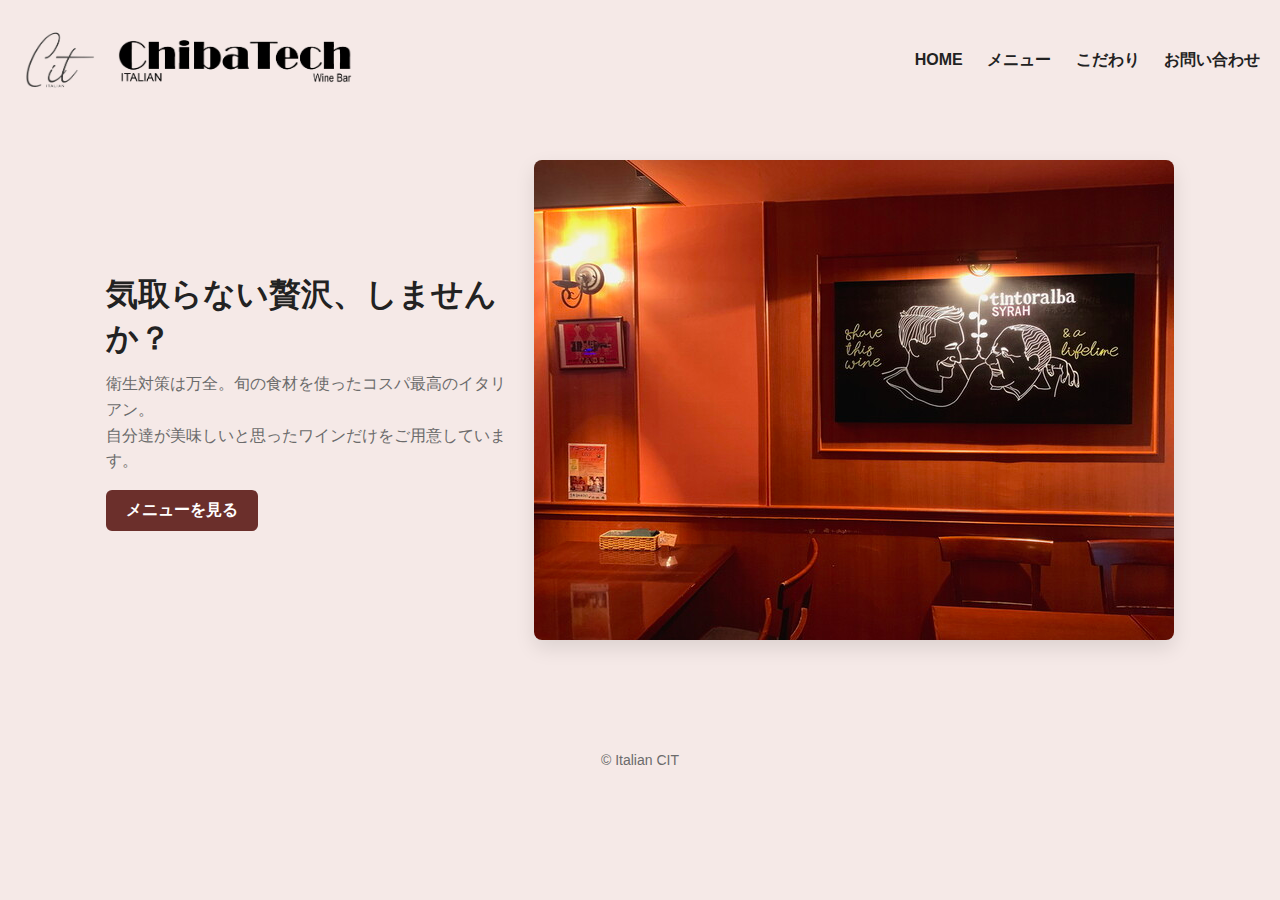
<file: index.html>
<!doctype html>
<html lang="ja">
<head>
<meta charset="utf-8">
<meta name="viewport" content="width=device-width,initial-scale=1">
<title>Italian CIT（シーアイティ）</title>
<style>
  :root{
    --bg:#F5E9E7;
    --accent:#6b2f2b;
    --text:#222;
    --muted:#6b6b6b;
    --card:#fff;
  }
  *{box-sizing:border-box;}
  body{margin:0;background:var(--bg);font-family:"Noto Sans JP", sans-serif;color:var(--text);}
  
  /* ===== header ===== */
  header{
    padding:20px;
    display:flex;
    justify-content:space-between;
    align-items:center;
  }
  .branding{
    display:flex;
    align-items:center;
    gap:18px;
  }
  .branding img.logo{
    width:80px;
    height:80px;
    object-fit:contain;
  }
  .branding img.title{
    height:50px;
    width:auto;
  }

  nav a{
    color:var(--text);
    text-decoration:none;
    font-weight:700;
    margin-left:20px;
  }

  /* ===== hero ===== */
  .hero{
    max-width:1100px;
    margin:0 auto;
    padding:40px 16px;
    display:flex;
    flex-wrap:wrap;
    align-items:center;
    gap:24px;
  }
  .hero .left{
    flex:1;
    min-width:280px;
  }
  .hero h2{
    font-size:32px;
    margin:0 0 10px;
  }
  .hero p{
    margin:0 0 16px;
    color:var(--muted);
    line-height:1.6;
  }
  .hero .cta{
    display:inline-block;
    background:var(--accent);
    color:#fff;
    padding:10px 20px;
    border-radius:6px;
    text-decoration:none;
    font-weight:700;
  }
  .hero .right img{
    width:100%;
    border-radius:8px;
    box-shadow:0 8px 20px rgba(0,0,0,.1);
  }

  footer{
    text-align:center;
    padding:28px 0;
    margin-top:40px;
    color:var(--muted);
    font-size:14px;
  }
</style>
</head>
<body>

<header>
  <div class="branding">
    <img src="C.png" class="logo" alt="ロゴ">
    <img src="chiba tech.png" class="title" alt="Italian CIT タイトル">
  </div>

  <nav>
    <a href="index.html">HOME</a>
    <a href="menu.html">メニュー</a>
    <a href="about.html">こだわり</a>
    <a href="contact.html">お問い合わせ</a>
  </nav>
</header>


<main>
  <section class="hero">
    <div class="left">
      <h2>気取らない贅沢、しませんか？</h2>
      <p>衛生対策は万全。旬の食材を使ったコスパ最高のイタリアン。<br>
      自分達が美味しいと思ったワインだけをご用意しています。</p>
      <a class="cta" href="menu.html">メニューを見る</a>
    </div>
    <div class="right">
      <img src="内装1.jpg" alt="店内写真">
    </div>
  </section>
</main>

<footer>
  © Italian CIT
</footer>

</body>
</html>
</file>
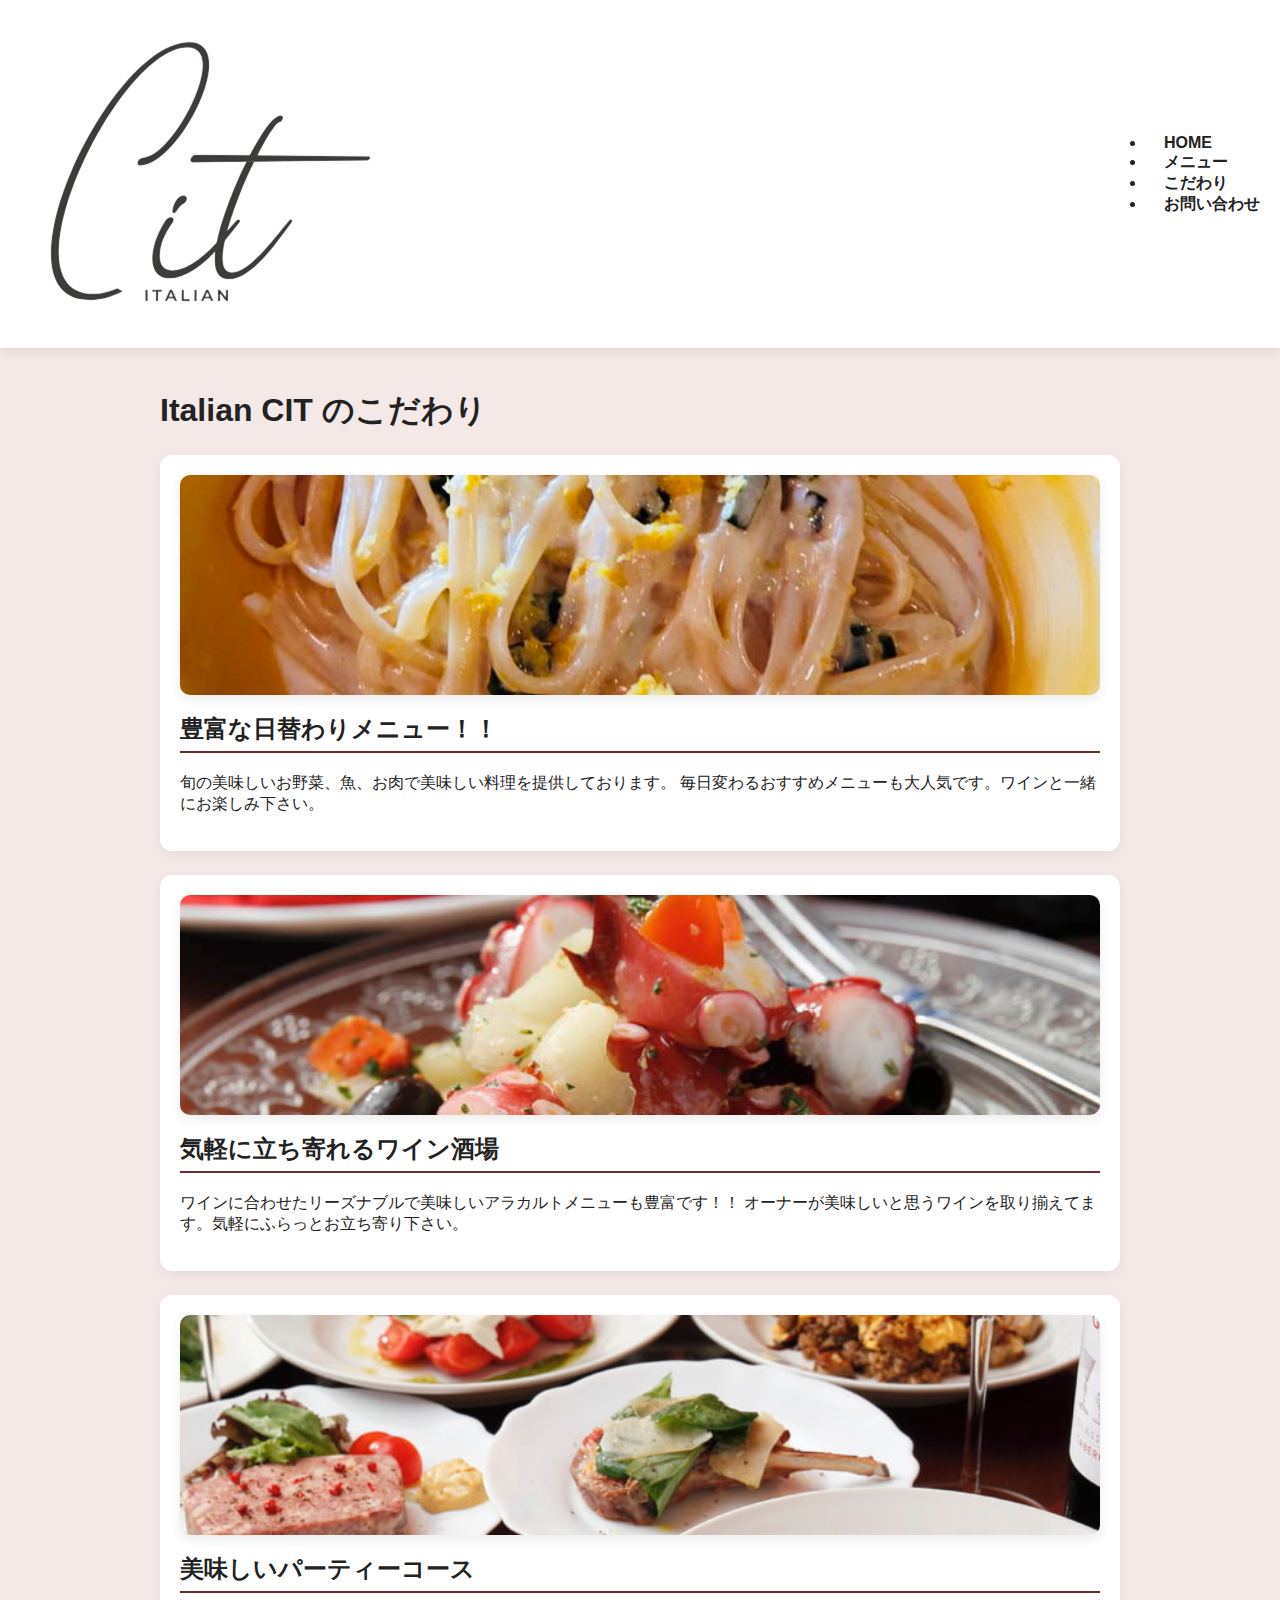
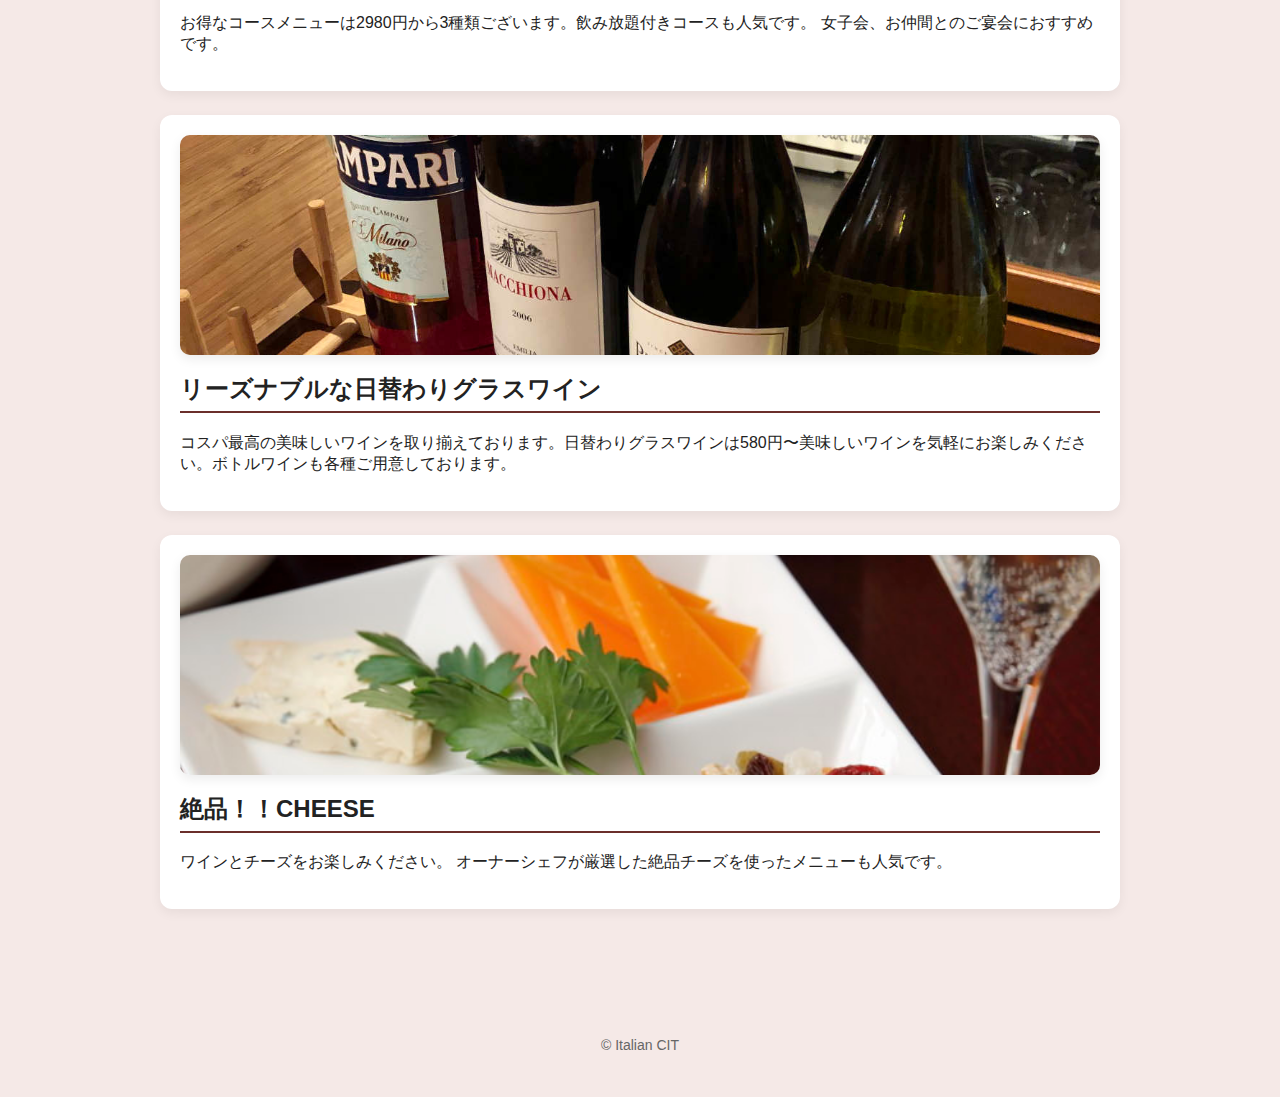
<file: about.html>
<!DOCTYPE html>
<html lang="ja">
<head>
    <meta charset="UTF-8" />
    <meta name="viewport" content="width=device-width, initial-scale=1.0" />
    <title>Italian CIT | お店のこだわり</title>
    <link rel="stylesheet" href="base.css" />
</head>
<body>
<header>
    <a href="index.html"><img src="C.png" alt="Italian CIT ロゴ" class="logo"></a>
    <nav>
        <ul>
            <li><a href="index.html">HOME</a></li>
            <li><a href="menu.html">メニュー</a></li>
            <li><a href="about.html" class="active">こだわり</a></li>
            <li><a href="contact.html">お問い合わせ</a></li>
        </ul>
    </nav>
</header>

<main class="about-page container">
    <h1 class="page-title">Italian CIT のこだわり</h1>

    <section class="about-block">
    <img src="こだわり1.jpg" alt="日替わりメニューの写真" class="about-img">
    <h2>豊富な日替わりメニュー！！</h2>
    <p>
        旬の美味しいお野菜、魚、お肉で美味しい料理を提供しております。
        毎日変わるおすすめメニューも大人気です。ワインと一緒にお楽しみ下さい。
    </p>
</section>

<section class="about-block">
    <img src="こだわり2.jpg" alt="ワイン酒場の写真" class="about-img">
    <h2>気軽に立ち寄れるワイン酒場</h2>
    <p>
        ワインに合わせたリーズナブルで美味しいアラカルトメニューも豊富です！！
        オーナーが美味しいと思うワインを取り揃えてます。気軽にふらっとお立ち寄り下さい。
    </p>
</section>

<section class="about-block">
    <img src="こだわり3.jpg" alt="パーティーコースの写真" class="about-img">
    <h2>美味しいパーティーコース</h2>
    <p>
        お得なコースメニューは2980円から3種類ございます。飲み放題付きコースも人気です。
        女子会、お仲間とのご宴会におすすめです。
    </p>
</section>
	
<section class="about-block">
    <img src="こだわり4.jpg" alt="パーティーコースの写真" class="about-img">
    <h2>リーズナブルな日替わりグラスワイン</h2>
    <p>
        コスパ最高の美味しいワインを取り揃えております。日替わりグラスワインは580円〜美味しいワインを気軽にお楽しみください。ボトルワインも各種ご用意しております。
    </p>
</section>

<section class="about-block">
    <img src="こだわり5.jpg" alt="チーズ料理の写真" class="about-img">
    <h2>絶品！！CHEESE</h2>
    <p>
        ワインとチーズをお楽しみください。
        オーナーシェフが厳選した絶品チーズを使ったメニューも人気です。
    </p>
</section>

</main>

<footer>
    <p>© Italian CIT</p>
</footer>
</body>
</html>
</file>
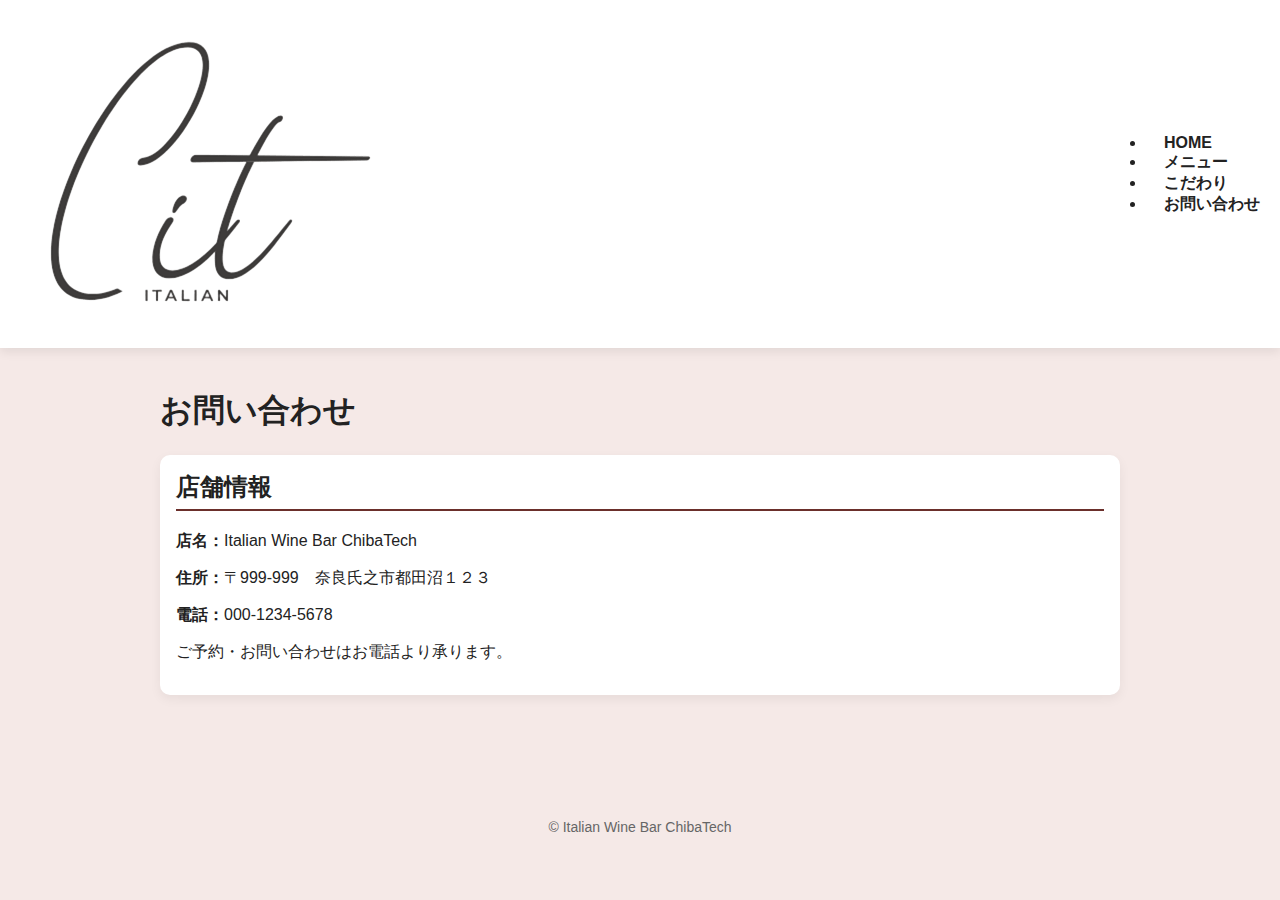
<file: contact.html>
<!DOCTYPE html>
<html lang="ja">
<head>
    <meta charset="UTF-8" />
    <meta name="viewport" content="width=device-width, initial-scale=1.0" />
    <title>Italian Wine Bar ChibaTech | お問い合わせ</title>
    <link rel="stylesheet" href="base.css" />
</head>

<body>

<header>
    <a href="index.html"><img src="C.png" alt="Italian CIT ロゴ" class="logo"></a>
    <nav>
        <ul>
            <li><a href="index.html">HOME</a></li>
            <li><a href="menu.html">メニュー</a></li>
            <li><a href="about.html">こだわり</a></li>
            <li><a href="contact.html" class="active">お問い合わせ</a></li>
        </ul>
    </nav>
</header>

<main class="container">
    <h1 class="page-title">お問い合わせ</h1>

    <!-- 店舗情報 -->
    <section class="card">
        <h2>店舗情報</h2>
        <p><strong>店名：</strong>Italian Wine Bar ChibaTech</p>
        <p><strong>住所：</strong>〒999-999　奈良氏之市都田沼１２３</p>
        <p><strong>電話：</strong>000-1234-5678</p>
        <p>ご予約・お問い合わせはお電話より承ります。</p>
    </section>
</main>

<footer>
    <p>© Italian Wine Bar ChibaTech</p>
</footer>

</body>
</html>
</file>
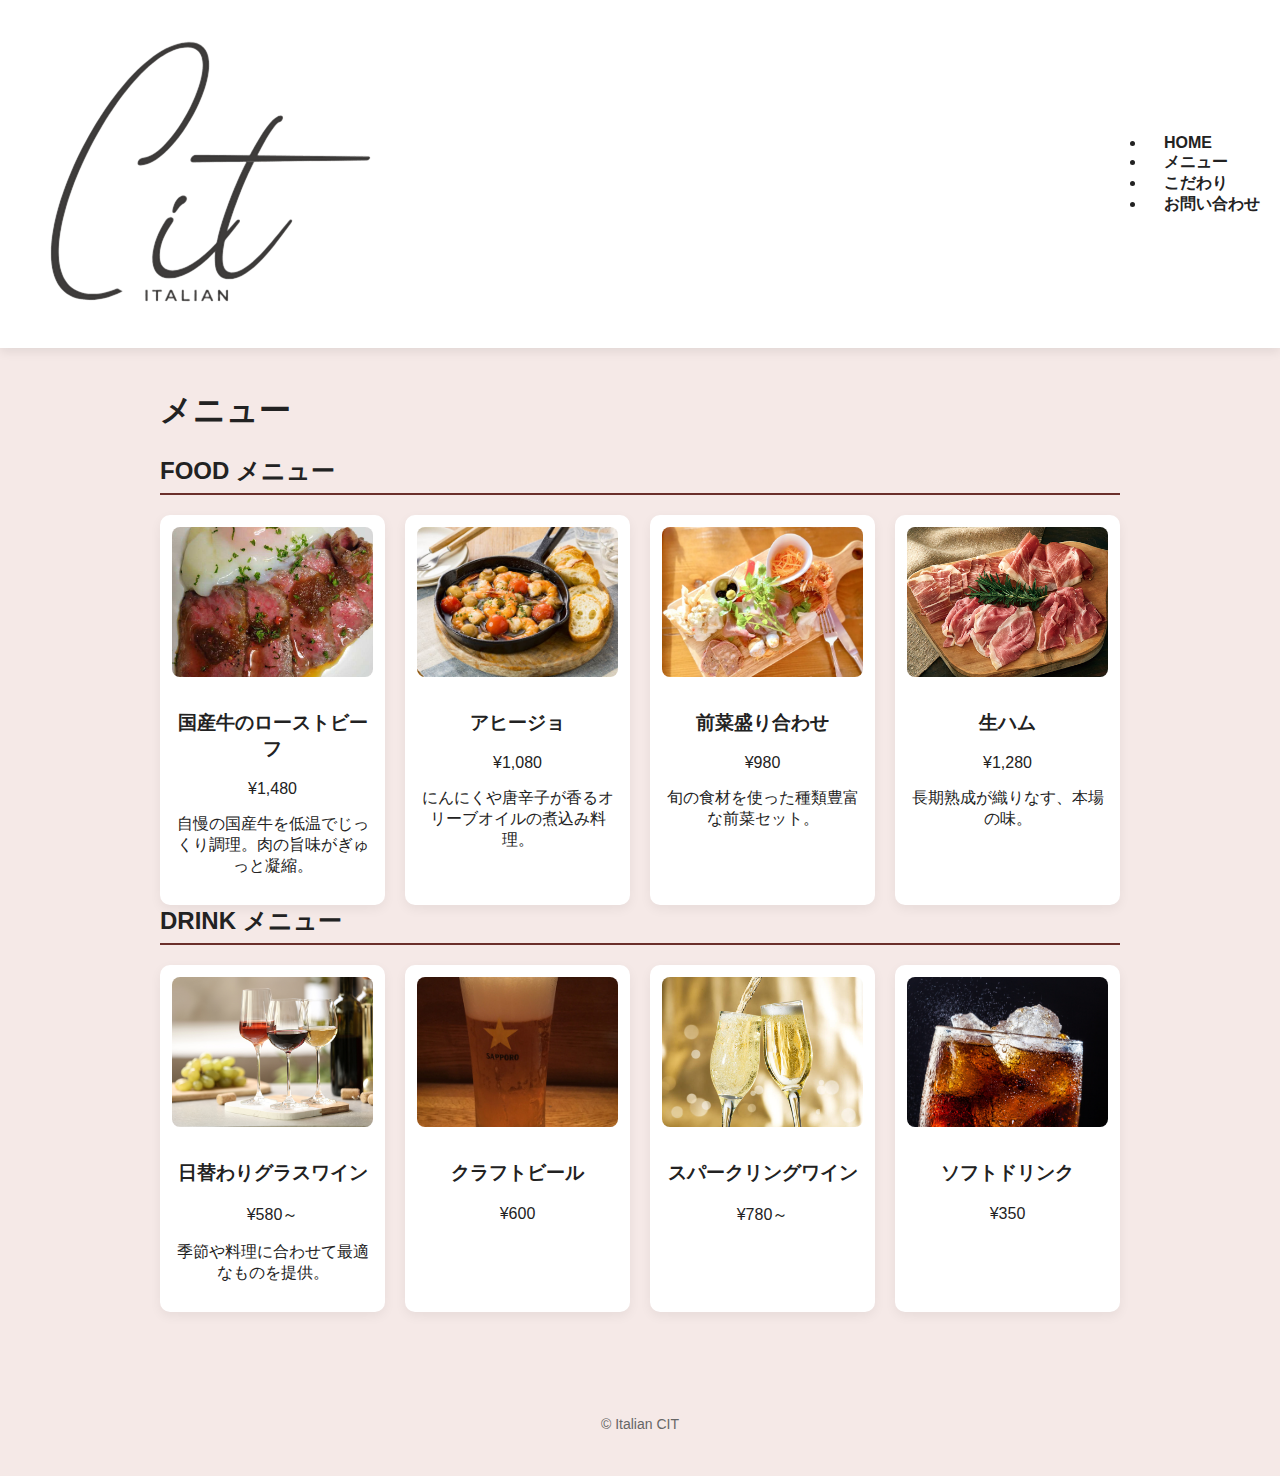
<file: menu.html>
<!DOCTYPE html>
<html lang="ja">
<head>
    <meta charset="UTF-8" />
    <meta name="viewport" content="width=device-width, initial-scale=1.0" />
    <title>Italian CIT | メニュー</title>
    <link rel="stylesheet" href="base.css" />
</head>
<body>
<header>
    <a href="index.html"><img src="C.png" alt="Italian CIT ロゴ" class="logo"></a>
    <nav>
        <ul>
            <li><a href="index.html">HOME</a></li>
            <li><a href="menu.html" class="active">メニュー</a></li>
            <li><a href="about.html">こだわり</a></li>
            <li><a href="contact.html">お問い合わせ</a></li>
        </ul>
    </nav>
</header>

<main class="menu-page container">
    <h1 class="page-title">メニュー</h1>

    <section class="menu-section">
        <h2>FOOD メニュー</h2>
        <div class="menu-grid">
            <div class="menu-item">
				<img src="国産牛ローストビーフオニオンソース.jpg" alt="国産牛のローストビーフ" class="menu-img">
                <h3>国産牛のローストビーフ</h3>
                <p class="price">¥1,480</p>
                <p class="desc">自慢の国産牛を低温でじっくり調理。肉の旨味がぎゅっと凝縮。</p>
            </div>
            <div class="menu-item">
				<img src="アヒージョ.jpg" alt="アヒージョ" class="menu-img">
                <h3>アヒージョ</h3>
                <p class="price">¥1,080</p>
                <p class="desc">にんにくや唐辛子が香るオリーブオイルの煮込み料理。</p>
            </div>
            <div class="menu-item">
				<img src="前菜.jpg" alt="前菜盛り合わせ" class="menu-img">
                <h3>前菜盛り合わせ</h3>
                <p class="price">¥980</p>
                <p class="desc">旬の食材を使った種類豊富な前菜セット。</p>
            </div>
            <div class="menu-item">
				<img src="生ハム.jpg" alt="生ハム" class="menu-img">
                <h3>生ハム</h3>
                <p class="price">¥1,280</p>
                <p class="desc">長期熟成が織りなす、本場の味。</p>
            </div>
        </div>
    </section>

    <section class="menu-section">
        <h2>DRINK メニュー</h2>
        <div class="menu-grid">
            <div class="menu-item">
				<img src="日替わりワイン.jpg" alt="日替わりグラスワイン" class="menu-img">
                <h3>日替わりグラスワイン</h3>
                <p class="price">¥580～</p>
                <p class="desc">季節や料理に合わせて最適なものを提供。</p>
            </div>
            <div class="menu-item">
				<img src="クラフトビール.jpg" alt="クラフトビール" class="menu-img">
                <h3>クラフトビール</h3>
                <p class="price">¥600</p>
            </div>
            <div class="menu-item">
				<img src="スパークリングワイン.jpeg" alt="スパークリングワイン" class="menu-img">
                <h3>スパークリングワイン</h3>
                <p class="price">¥780～</p>
            </div>
            <div class="menu-item">
				<img src="ソフトドリンク.jpeg" alt="ソフトドリンク" class="menu-img">
                <h3>ソフトドリンク</h3>
                <p class="price">¥350</p>
            </div>
        </div>
    </section>
</main>

<footer>
    <p>© Italian CIT</p>
</footer>
</body>
</html>
</file>
<file: base.css>
:root{
  --bg:#F5E9E7;
  --accent:#6b2f2b;
  --text:#222;
  --muted:#666;
  --card:#fff;
}

*{box-sizing:border-box;}
body{
  margin:0;
  background:var(--bg);
  color:var(--text);
  font-family:"Noto Sans JP", sans-serif;
}

/* header */
header{
  padding:20px;
  display:flex;
  justify-content:space-between;
  align-items:center;
  background:var(--card);
  box-shadow:0 4px 10px rgba(0,0,0,.08);
}
header .brand-area{
  display:flex;
  align-items:center;
  gap:16px;
}
header .brand-area img.logo{
  width:70px;
  height:70px;
}
header .brand-area img.title{
  height:42px;
  width:auto;
}

/* nav */
nav a{
  margin-left:18px;
  text-decoration:none;
  font-weight:700;
  color:var(--text);
}

/* main */
main{
  max-width:1000px;
  margin:0 auto;
  padding:20px;
}

/* section titles */
h2{
  margin-top:0;
  padding-bottom:6px;
  border-bottom:2px solid var(--accent);
}

/* card */
.card{
  background:var(--card);
  padding:16px;
  border-radius:10px;
  box-shadow:0 4px 12px rgba(0,0,0,.06);
  margin-bottom:20px;
}

/* lists */
ul{
  padding-left:20px;
}

footer{
  margin-top:40px;
  padding:30px;
  text-align:center;
  color:var(--muted);
  font-size:14px;
}
.menu-grid {
  display: grid;
  grid-template-columns: repeat(auto-fill, minmax(220px, 1fr));
  gap: 20px;
}

.menu-item {
  background: var(--card);
  border-radius: 10px;
  box-shadow: 0 4px 12px rgba(0,0,0,.06);
  padding: 12px;
  text-align: center;
}

.menu-item img.menu-img {
  width: 100%;
  height: 150px;
  object-fit: cover;
  border-radius: 8px;
  margin-bottom: 10px;
}
/* about page images */
.about-block {
  background: var(--card);
  padding: 20px;
  margin-bottom: 24px;
  border-radius: 12px;
  box-shadow: 0 4px 12px rgba(0,0,0,0.06);
}

.about-block .about-img {
  width: 100%;
  height: 220px;
  object-fit: cover;
  border-radius: 10px;
  margin-bottom: 14px;
  box-shadow: 0 4px 12px rgba(0,0,0,0.08);
}
</file>
